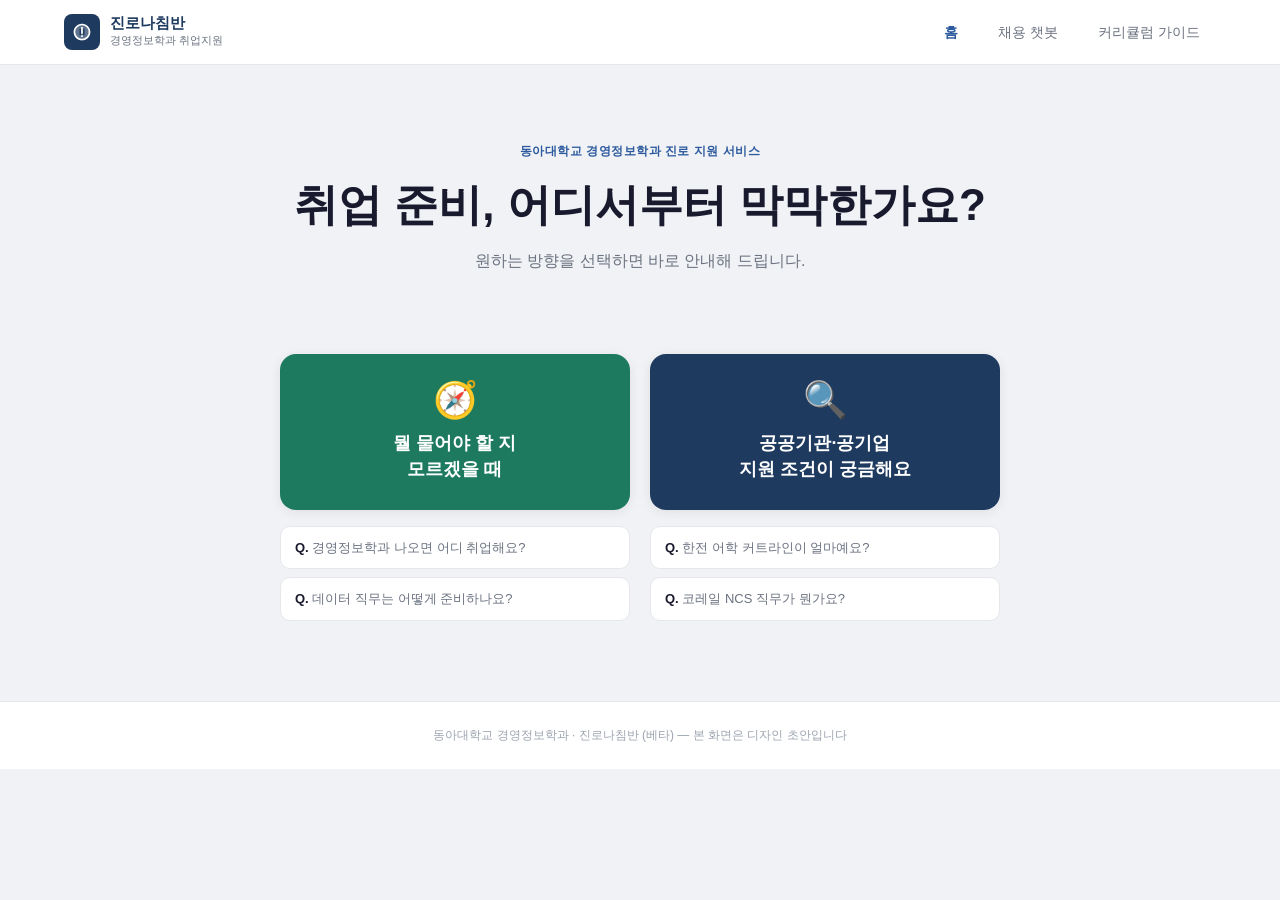
<file: templates/index.html>
<!DOCTYPE html>
<html lang="ko">
<head>
  <meta charset="UTF-8">
  <meta name="viewport" content="width=device-width, initial-scale=1.0">
  <title>진로나침반 — 경영정보학과 취업지원</title>
  <link rel="stylesheet" href="/static/css/style.css">
</head>
<body>

<nav>
  <div class="nav-inner">
    <a href="/" class="logo">
      <div class="logo-icon">
        <svg viewBox="0 0 24 24"><path d="M12 2C6.48 2 2 6.48 2 12s4.48 10 10 10 10-4.48 10-10S17.52 2 12 2zm-1 14H9V8h2v8zm4 0h-2V8h2v8z" opacity=".3"/><path d="M12 2C6.48 2 2 6.48 2 12s4.48 10 10 10 10-4.48 10-10S17.52 2 12 2zm0 18c-4.41 0-8-3.59-8-8s3.59-8 8-8 8 3.59 8 8-3.59 8-8 8zm-1-4h2v2h-2v-2zm0-10h2v8h-2V6z"/></svg>
      </div>
      <div class="logo-text">
        <h1>진로나침반</h1>
        <p>경영정보학과 취업지원</p>
      </div>
    </a>
    <div class="nav-links">
      <a href="/" class="active">홈</a>
      <a href="/chatbot">채용 챗봇</a>
      <a href="/curriculum">커리큘럼 가이드</a>
    </div>
  </div>
</nav>

<section class="hero">
  <span class="hero-badge">동아대학교 경영정보학과 진로 지원 서비스</span>
  <h2>취업 준비, 어디서부터 막막한가요?</h2>
  <p>원하는 방향을 선택하면 바로 안내해 드립니다.</p>
</section>

<div class="choice-grid">

  <!-- 좌: 진로 탐색 -->
  <div class="choice-col">
    <a href="/curriculum" class="choice-btn choice-btn-green">
      <span class="choice-icon">🧭</span>
      <span class="choice-label">뭘 물어야 할 지<br>모르겠을 때</span>
    </a>
    <ul class="choice-examples">
      <li>경영정보학과 나오면 어디 취업해요?</li>
      <li>데이터 직무는 어떻게 준비하나요?</li>
    </ul>
  </div>

  <!-- 우: 채용공고 챗봇 -->
  <div class="choice-col">
    <a href="/chatbot" class="choice-btn choice-btn-blue">
      <span class="choice-icon">🔍</span>
      <span class="choice-label">공공기관·공기업<br>지원 조건이 궁금해요</span>
    </a>
    <ul class="choice-examples">
      <li>한전 어학 커트라인이 얼마예요?</li>
      <li>코레일 NCS 직무가 뭔가요?</li>
    </ul>
  </div>

</div>

<footer>
  동아대학교 경영정보학과 · 진로나침반 (베타) — 본 화면은 디자인 초안입니다
</footer>

<script>
function handleSearch(e) {
  e.preventDefault();
  const q = document.getElementById("search-input").value.trim();
  if (!q) return;
  const keywords = ["자격", "어학", "토익", "지원", "채용", "전형", "NCS", "기관", "공사", "공단", "은행", "코레일", "한전", "LH"];
  const isChatbot = keywords.some(k => q.includes(k));
  if (isChatbot) {
    window.location.href = "/chatbot?q=" + encodeURIComponent(q);
  } else {
    window.location.href = "/curriculum";
  }
}
</script>
</body>
</html>
</file>
<file: static/css/style.css>
*, *::before, *::after { box-sizing: border-box; margin: 0; padding: 0; }

:root {
  --primary: #1e3a5f;
  --primary-light: #2d5a9e;
  --accent: #1d7a5f;
  --accent-light: #22926f;
  --bg: #f0f2f5;
  --white: #ffffff;
  --text: #1a1a2e;
  --text-muted: #6b7280;
  --border: #e5e7eb;
  --shadow: 0 2px 12px rgba(0,0,0,0.08);
  --radius: 12px;
}

body { font-family: 'Pretendard', 'Apple SD Gothic Neo', 'Noto Sans KR', sans-serif; background: var(--bg); color: var(--text); line-height: 1.6; }

/* ── NAV ── */
nav { background: var(--white); border-bottom: 1px solid var(--border); position: sticky; top: 0; z-index: 100; }
.nav-inner { max-width: 1200px; margin: 0 auto; padding: 0 24px; height: 64px; display: flex; align-items: center; justify-content: space-between; }
.logo { display: flex; align-items: center; gap: 10px; text-decoration: none; }
.logo-icon { width: 36px; height: 36px; background: var(--primary); border-radius: 8px; display: flex; align-items: center; justify-content: center; }
.logo-icon svg { width: 20px; height: 20px; fill: white; }
.logo-text h1 { font-size: 15px; font-weight: 700; color: var(--primary); line-height: 1.2; }
.logo-text p { font-size: 11px; color: var(--text-muted); }
.nav-links { display: flex; gap: 8px; }
.nav-links a { padding: 8px 16px; border-radius: 8px; text-decoration: none; font-size: 14px; font-weight: 500; color: var(--text-muted); transition: all .15s; }
.nav-links a:hover { background: var(--bg); color: var(--text); }
.nav-links a.active { color: var(--primary-light); font-weight: 600; }

/* ── BANNER ── */
.banner { background: #eff6ff; border-bottom: 1px solid #bfdbfe; padding: 10px 24px; text-align: center; font-size: 14px; color: #1e40af; }
.banner a { color: var(--primary-light); font-weight: 600; text-decoration: none; }
.banner a:hover { text-decoration: underline; }
.banner-green { background: #f0fdf4; border-bottom: 1px solid #bbf7d0; color: #166534; }
.banner-green a { color: var(--accent); }

/* ── HERO ── */
.hero { max-width: 800px; margin: 0 auto; padding: 72px 24px 48px; text-align: center; }
.hero-badge { display: inline-block; font-size: 12px; font-weight: 600; color: var(--primary-light); letter-spacing: .5px; margin-bottom: 16px; }
.hero h2 { font-size: clamp(28px, 4vw, 44px); font-weight: 800; color: var(--text); line-height: 1.25; margin-bottom: 16px; }
.hero p { font-size: 16px; color: var(--text-muted); margin-bottom: 32px; }

/* ── SEARCH ── */
.search-box { display: flex; gap: 0; background: var(--white); border: 2px solid var(--border); border-radius: var(--radius); overflow: hidden; box-shadow: var(--shadow); max-width: 600px; margin: 0 auto 12px; }
.search-box input { flex: 1; border: none; outline: none; padding: 14px 20px; font-size: 15px; color: var(--text); }
.search-box input::placeholder { color: #adb5bd; }
.search-box button { padding: 14px 24px; background: var(--primary); color: white; border: none; cursor: pointer; font-size: 14px; font-weight: 600; transition: background .15s; white-space: nowrap; }
.search-box button:hover { background: var(--primary-light); }
.search-hint { font-size: 12px; color: var(--text-muted); }

/* ── CHOICE GRID ── */
.choice-grid {
  max-width: 760px;
  margin: 0 auto;
  padding: 0 20px 80px;
  display: grid;
  grid-template-columns: 1fr 1fr;
  gap: 20px;
}
@media (max-width: 600px) {
  .choice-grid { grid-template-columns: 1fr; gap: 24px; }
}

.choice-col { display: flex; flex-direction: column; align-items: center; gap: 16px; }

.choice-btn {
  display: flex;
  flex-direction: column;
  align-items: center;
  justify-content: center;
  gap: 12px;
  width: 100%;
  padding: 28px 20px;
  border-radius: 16px;
  text-decoration: none;
  font-weight: 700;
  transition: transform .15s, box-shadow .15s;
  box-shadow: var(--shadow);
}
.choice-btn:hover { transform: translateY(-3px); box-shadow: 0 6px 20px rgba(0,0,0,0.12); }
.choice-btn-green { background: var(--accent); color: white; }
.choice-btn-blue  { background: var(--primary); color: white; }

.choice-icon { font-size: 36px; line-height: 1; }
.choice-label { font-size: clamp(15px, 3vw, 18px); font-weight: 700; text-align: center; line-height: 1.45; word-break: keep-all; }

.choice-examples {
  list-style: none;
  width: 100%;
  display: flex;
  flex-direction: column;
  gap: 8px;
}
.choice-examples li {
  background: var(--white);
  border: 1px solid var(--border);
  border-radius: 10px;
  padding: 11px 14px;
  font-size: 13px;
  color: var(--text-muted);
  line-height: 1.5;
  word-break: keep-all;
}
.choice-examples li::before { content: "Q. "; font-weight: 600; color: var(--text); }

/* ── OR DIVIDER ── */
.or-divider { text-align: center; margin: 40px 0 24px; font-size: 14px; font-weight: 600; color: var(--text); }

/* ── CARDS GRID ── */
.cards-grid { max-width: 1000px; margin: 0 auto; padding: 0 24px 80px; display: grid; grid-template-columns: 1fr 1fr; gap: 24px; }
@media (max-width: 700px) { .cards-grid { grid-template-columns: 1fr; } }

.card { background: var(--white); border-radius: var(--radius); padding: 28px; box-shadow: var(--shadow); display: flex; flex-direction: column; gap: 16px; }
.card-header { display: flex; align-items: center; gap: 12px; }
.card-icon { width: 44px; height: 44px; border-radius: 10px; display: flex; align-items: center; justify-content: center; flex-shrink: 0; }
.card-icon-blue { background: #dbeafe; }
.card-icon-green { background: #d1fae5; }
.card-icon svg { width: 22px; height: 22px; }
.card-badge { font-size: 11px; font-weight: 700; padding: 3px 10px; border-radius: 20px; background: #eff6ff; color: var(--primary-light); }
.card-badge-green { background: #d1fae5; color: var(--accent); }
.card h3 { font-size: 22px; font-weight: 800; color: var(--text); }
.card p { font-size: 14px; color: var(--text-muted); line-height: 1.6; }
.card-examples { font-size: 13px; font-weight: 600; color: var(--primary-light); }
.card-examples-green { color: var(--accent); }
.tags { display: flex; flex-wrap: wrap; gap: 8px; }
.tag { font-size: 12px; padding: 5px 12px; border: 1px solid var(--border); border-radius: 20px; color: var(--text-muted); background: var(--bg); }
.card-btn { display: block; text-align: center; padding: 13px; border-radius: 10px; font-size: 15px; font-weight: 700; text-decoration: none; transition: opacity .15s; margin-top: auto; }
.card-btn-blue { background: var(--primary-light); color: white; }
.card-btn-green { background: var(--accent); color: white; }
.card-btn:hover { opacity: .88; }

/* ── FOOTER ── */
footer { border-top: 1px solid var(--border); padding: 24px; text-align: center; font-size: 12px; color: #9ca3af; background: var(--white); }

/* ── CHATBOT PAGE ── */
.chatbot-layout { max-width: 1200px; margin: 0 auto; padding: 24px; display: grid; grid-template-columns: 1fr 300px; gap: 20px; align-items: start; }
@media (max-width: 900px) { .chatbot-layout { grid-template-columns: 1fr; } .chat-sidebar { display: none; } }

.chat-main { background: var(--white); border-radius: var(--radius); box-shadow: var(--shadow); display: flex; flex-direction: column; height: calc(100vh - 140px); min-height: 500px; }
.chat-header { padding: 20px 24px 16px; border-bottom: 1px solid var(--border); }
.chat-title { display: flex; align-items: center; gap: 10px; }
.chat-icon { width: 36px; height: 36px; background: #dbeafe; border-radius: 8px; display: flex; align-items: center; justify-content: center; }
.chat-icon svg { width: 18px; height: 18px; }
.chat-title h2 { font-size: 17px; font-weight: 700; }
.online-dot { display: inline-block; width: 8px; height: 8px; background: #22c55e; border-radius: 50%; margin-left: 6px; }
.chat-subtitle { font-size: 12px; color: var(--text-muted); margin-top: 4px; }
.chat-messages { flex: 1; overflow-y: auto; padding: 20px 24px; display: flex; flex-direction: column; gap: 16px; }
.msg { max-width: 75%; }
.msg-bot { align-self: flex-start; }
.msg-user { align-self: flex-end; }
.msg-bot .bubble { background: #f8fafc; border: 1px solid var(--border); border-radius: 4px 12px 12px 12px; padding: 14px 18px; font-size: 14px; line-height: 1.65; }
.msg-user .bubble { background: var(--primary); color: white; border-radius: 12px 4px 12px 12px; padding: 12px 18px; font-size: 14px; }
.bot-avatar { width: 30px; height: 30px; background: #dbeafe; border-radius: 50%; display: flex; align-items: center; justify-content: center; margin-bottom: 6px; }
.bot-avatar svg { width: 16px; height: 16px; }
.source-chip { display: inline-block; font-size: 11px; background: #eff6ff; color: var(--primary-light); border-radius: 20px; padding: 3px 10px; margin-top: 8px; font-weight: 500; }
.quick-replies { display: flex; flex-wrap: wrap; gap: 8px; margin-top: 8px; }
.quick-reply { font-size: 12px; padding: 6px 14px; border: 1px solid #bfdbfe; border-radius: 20px; background: white; color: var(--primary-light); cursor: pointer; transition: all .15s; white-space: nowrap; }
.quick-reply:hover { background: #dbeafe; }
.chat-input-area { padding: 16px 20px; border-top: 1px solid var(--border); display: flex; gap: 10px; }
.chat-input-area input { flex: 1; border: 1px solid var(--border); border-radius: 10px; padding: 11px 16px; font-size: 14px; outline: none; transition: border-color .15s; }
.chat-input-area input:focus { border-color: var(--primary-light); }
.chat-input-area button { padding: 11px 20px; background: var(--primary); color: white; border: none; border-radius: 10px; font-size: 14px; font-weight: 600; cursor: pointer; transition: background .15s; }
.chat-input-area button:hover { background: var(--primary-light); }
.chat-input-area button:disabled { background: #9ca3af; cursor: not-allowed; }
.thinking { color: var(--text-muted); font-size: 13px; font-style: italic; }

/* ── SIDEBAR ── */
.chat-sidebar { display: flex; flex-direction: column; gap: 16px; }
.sidebar-card { background: var(--white); border-radius: var(--radius); padding: 20px; box-shadow: var(--shadow); }
.sidebar-card h4 { font-size: 14px; font-weight: 700; color: var(--text); margin-bottom: 12px; }
.org-tags { display: flex; flex-wrap: wrap; gap: 6px; }
.org-tag { font-size: 12px; padding: 5px 12px; border-radius: 20px; border: 1px solid var(--border); background: var(--bg); color: var(--text-muted); cursor: pointer; transition: all .15s; }
.org-tag.active { background: var(--primary); color: white; border-color: var(--primary); }
.org-tag:hover:not(.active) { border-color: var(--primary-light); color: var(--primary-light); }
.suggestions-list { display: flex; flex-direction: column; gap: 6px; margin-top: 8px; }
.suggestion-item { display: flex; justify-content: space-between; align-items: center; padding: 9px 12px; border-radius: 8px; background: var(--bg); font-size: 13px; cursor: pointer; transition: background .15s; }
.suggestion-item:hover { background: #dbeafe; color: var(--primary); }
.suggestion-item .arrow { color: var(--text-muted); font-size: 12px; }
.sidebar-cta { background: #f0fdf4; border-radius: var(--radius); padding: 16px; }
.sidebar-cta p { font-size: 12px; color: #166534; margin-bottom: 10px; line-height: 1.5; }
.sidebar-cta a { display: block; text-align: center; padding: 10px; background: var(--accent); color: white; border-radius: 8px; font-size: 13px; font-weight: 600; text-decoration: none; transition: opacity .15s; }
.sidebar-cta a:hover { opacity: .88; }

/* ── CURRICULUM PAGE ── */
.curriculum-hero { max-width: 700px; margin: 0 auto; padding: 60px 24px 40px; text-align: center; }
.curriculum-hero h2 { font-size: clamp(26px, 3.5vw, 38px); font-weight: 800; margin: 12px 0 12px; }
.curriculum-hero p { font-size: 15px; color: var(--text-muted); }
.section-title { text-align: center; margin-bottom: 8px; font-size: 22px; font-weight: 800; }
.section-sub { text-align: center; font-size: 14px; color: var(--text-muted); margin-bottom: 32px; }
.careers-grid { max-width: 1000px; margin: 0 auto; padding: 0 24px; display: grid; grid-template-columns: 1fr 1fr; gap: 20px; margin-bottom: 64px; }
@media (max-width: 700px) { .careers-grid { grid-template-columns: 1fr; } }
.career-card { background: var(--white); border-radius: var(--radius); padding: 24px; box-shadow: var(--shadow); }
.career-num { display: flex; align-items: center; gap: 8px; margin-bottom: 12px; }
.career-num .num { width: 28px; height: 28px; background: var(--accent); color: white; border-radius: 8px; display: flex; align-items: center; justify-content: center; font-size: 13px; font-weight: 700; }
.career-num .type-badge { font-size: 11px; background: #d1fae5; color: var(--accent); padding: 3px 10px; border-radius: 20px; font-weight: 600; }
.career-card h3 { font-size: 20px; font-weight: 800; margin-bottom: 8px; }
.career-card > p { font-size: 13px; color: var(--text-muted); margin-bottom: 16px; line-height: 1.6; }
.career-section-label { font-size: 12px; font-weight: 600; color: var(--text-muted); margin-bottom: 8px; }
.cert-tags { display: flex; flex-wrap: wrap; gap: 6px; margin-bottom: 16px; }
.cert-tag { font-size: 12px; padding: 4px 10px; background: var(--bg); border-radius: 6px; color: var(--text-muted); }
.career-link { display: block; text-align: center; padding: 10px; background: #f0fdf4; color: var(--accent); border-radius: 8px; font-size: 13px; font-weight: 600; text-decoration: none; transition: background .15s; }
.career-link:hover { background: #d1fae5; }

/* ── ROADMAP ── */
.roadmap-section { background: var(--white); border-top: 1px solid var(--border); padding: 60px 24px; margin-bottom: 0; }
.roadmap-grid { max-width: 1000px; margin: 0 auto; display: grid; grid-template-columns: repeat(4, 1fr); gap: 16px; }
@media (max-width: 800px) { .roadmap-grid { grid-template-columns: 1fr 1fr; } }
@media (max-width: 500px) { .roadmap-grid { grid-template-columns: 1fr; } }
.roadmap-card { background: var(--bg); border-radius: 10px; padding: 20px; }
.roadmap-step { font-size: 11px; font-weight: 700; color: var(--text-muted); letter-spacing: .5px; margin-bottom: 6px; }
.roadmap-card h4 { font-size: 14px; font-weight: 700; margin-bottom: 12px; color: var(--text); }
.roadmap-card ul { list-style: none; display: flex; flex-direction: column; gap: 6px; }
.roadmap-card ul li { font-size: 12px; color: var(--text-muted); display: flex; align-items: flex-start; gap: 6px; }
.roadmap-card ul li::before { content: "•"; color: var(--accent); font-weight: 700; flex-shrink: 0; }

/* ── BOTTOM CTA ── */
.bottom-cta { max-width: 1000px; margin: 40px auto; padding: 0 24px 60px; }
.cta-bar { background: var(--white); border-radius: var(--radius); padding: 24px 32px; box-shadow: var(--shadow); display: flex; align-items: center; justify-content: space-between; gap: 20px; }
.cta-bar p { font-size: 14px; font-weight: 700; margin-bottom: 4px; }
.cta-bar span { font-size: 13px; color: var(--text-muted); }
.cta-bar a { padding: 12px 24px; background: var(--primary); color: white; border-radius: 10px; text-decoration: none; font-size: 14px; font-weight: 600; white-space: nowrap; transition: background .15s; }
.cta-bar a:hover { background: var(--primary-light); }

/* ── TYPING ANIMATION ── */
@keyframes blink { 0%,100%{opacity:1} 50%{opacity:0} }
.typing span { display: inline-block; width: 6px; height: 6px; border-radius: 50%; background: var(--text-muted); margin: 0 2px; animation: blink 1.2s infinite; }
.typing span:nth-child(2) { animation-delay: .2s; }
.typing span:nth-child(3) { animation-delay: .4s; }
</file>
